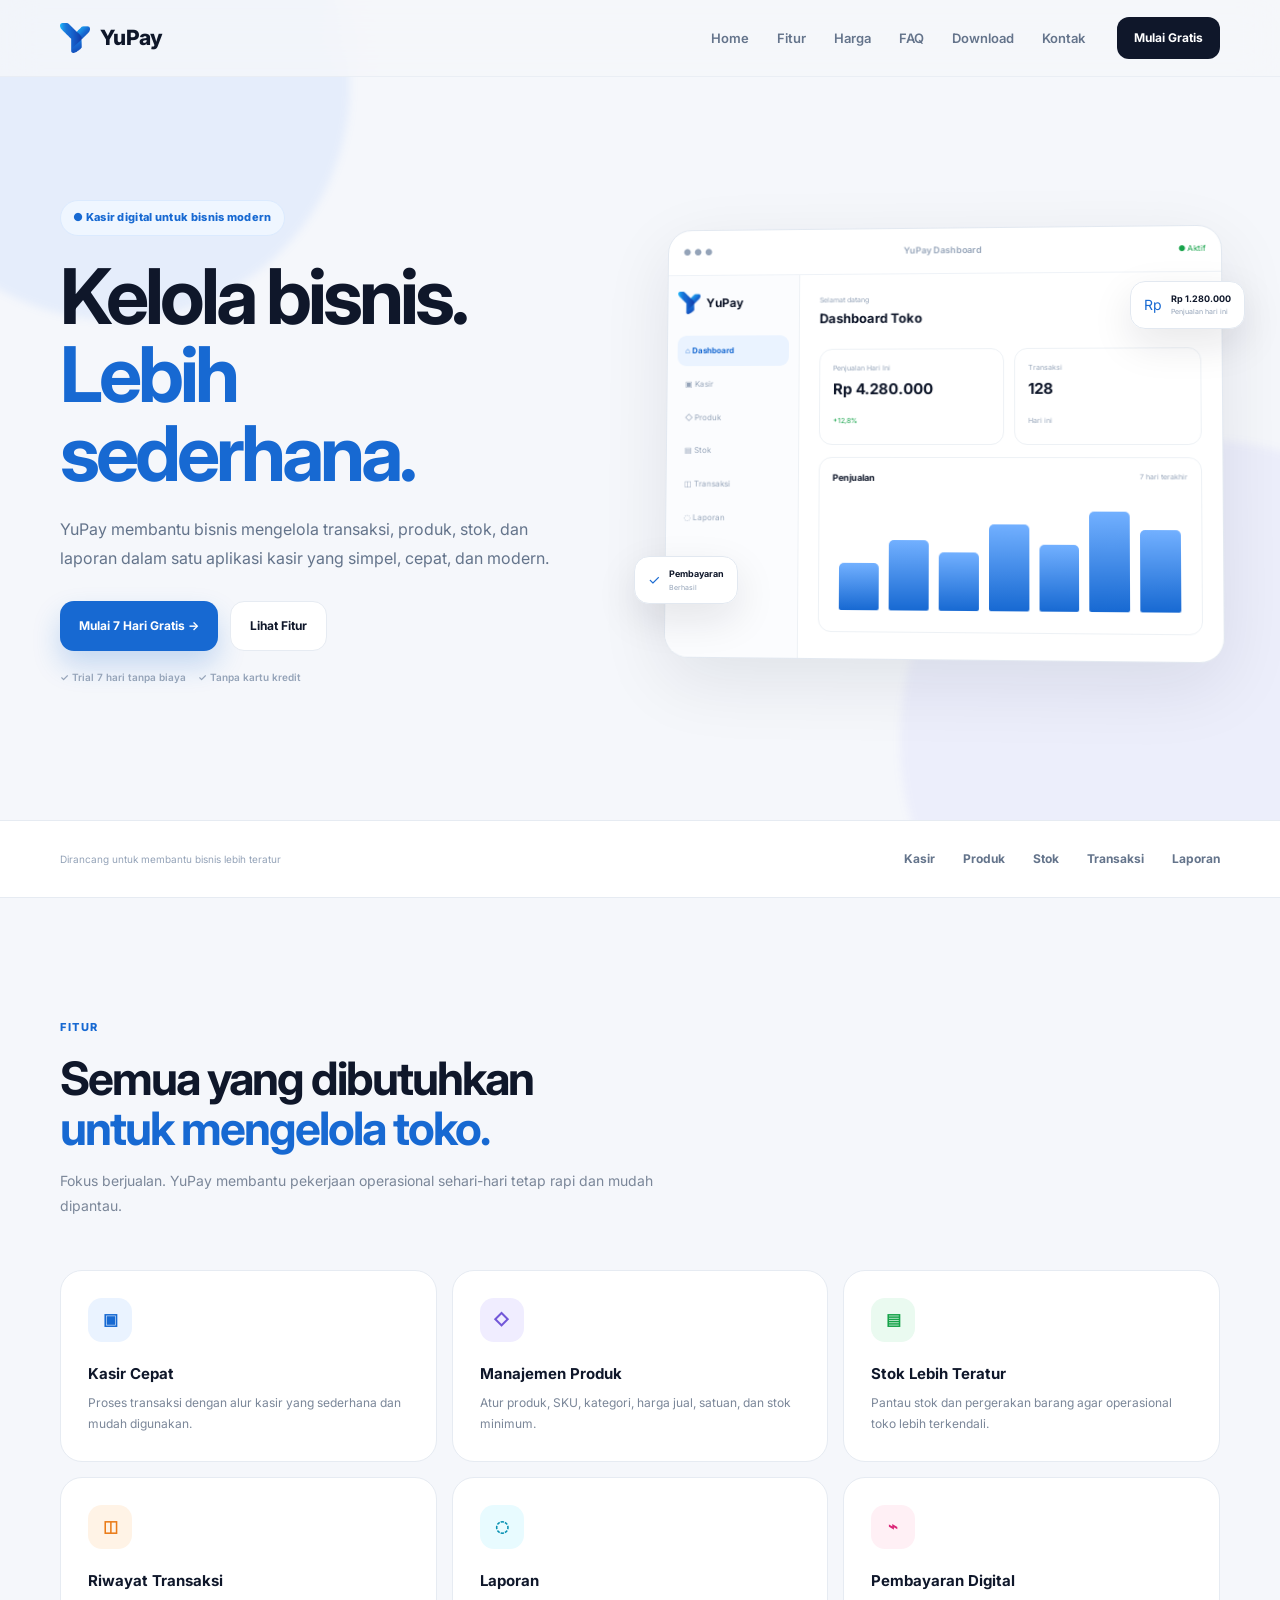
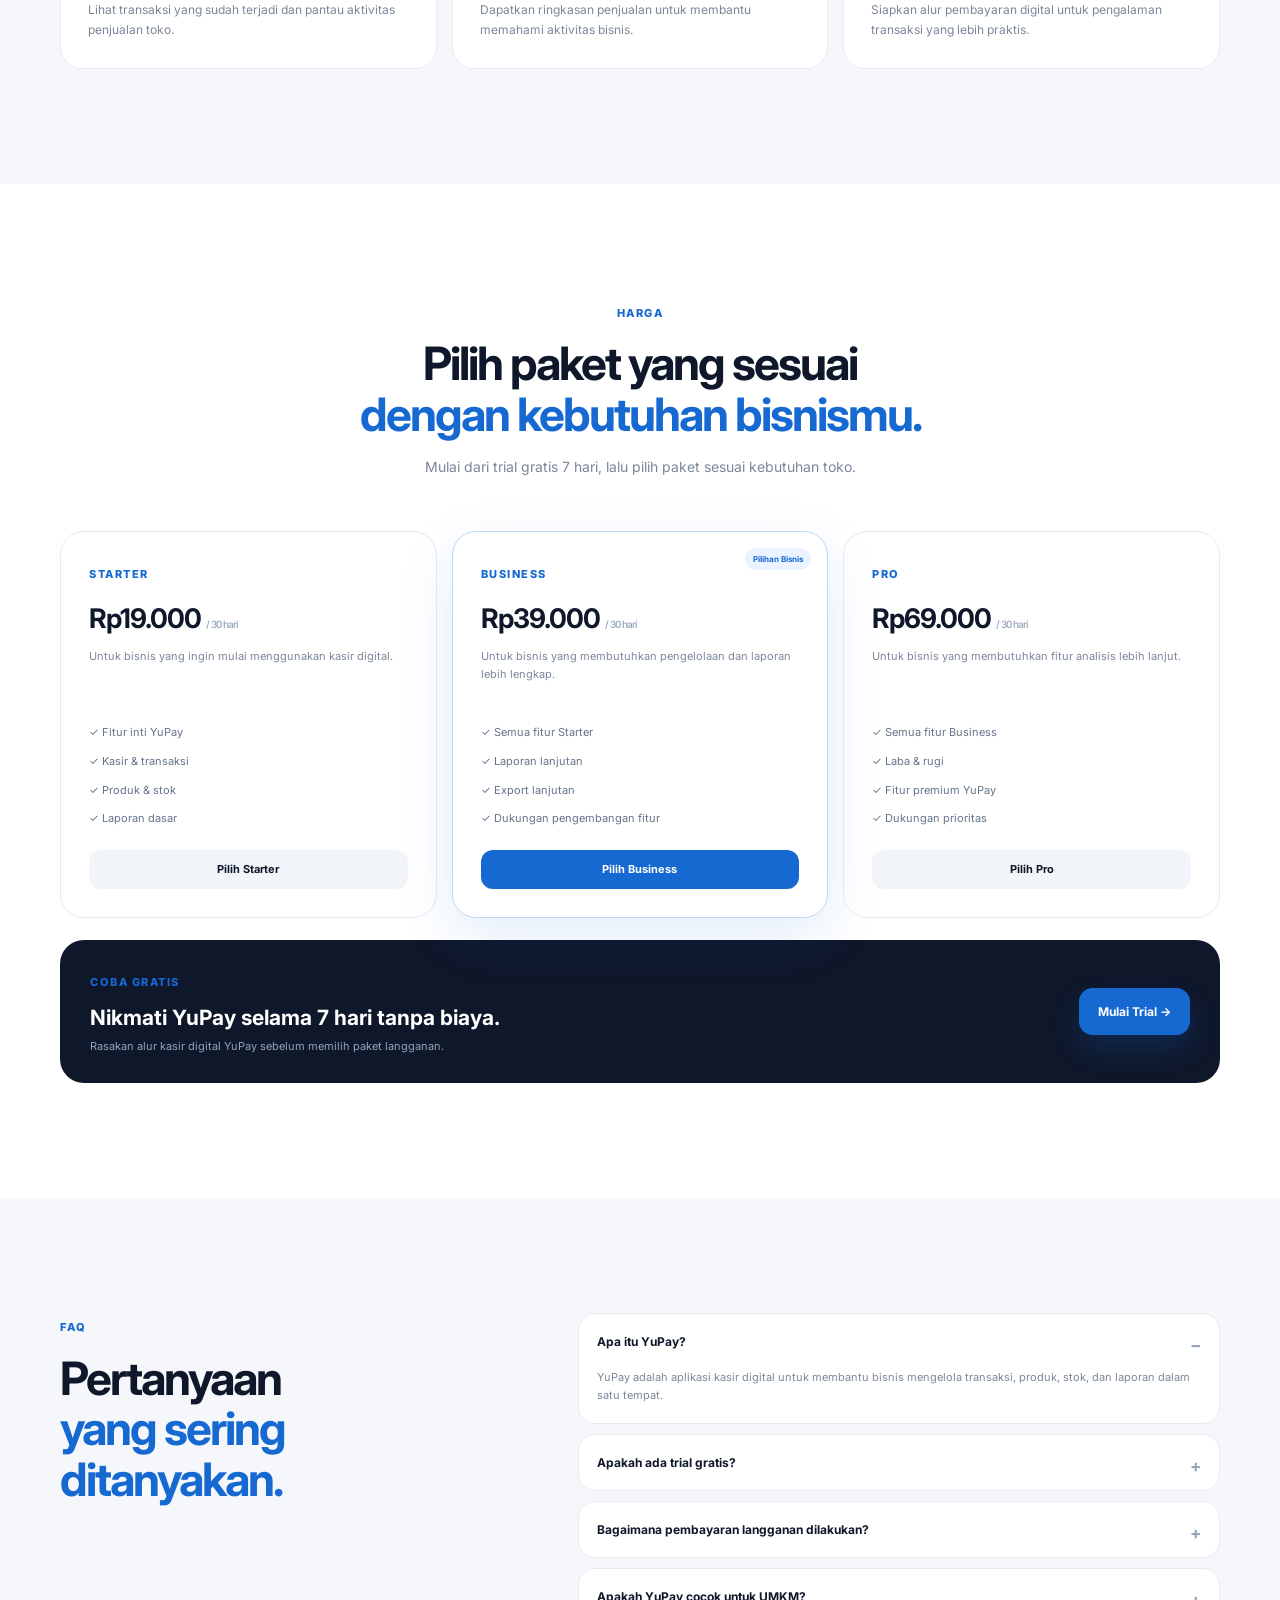
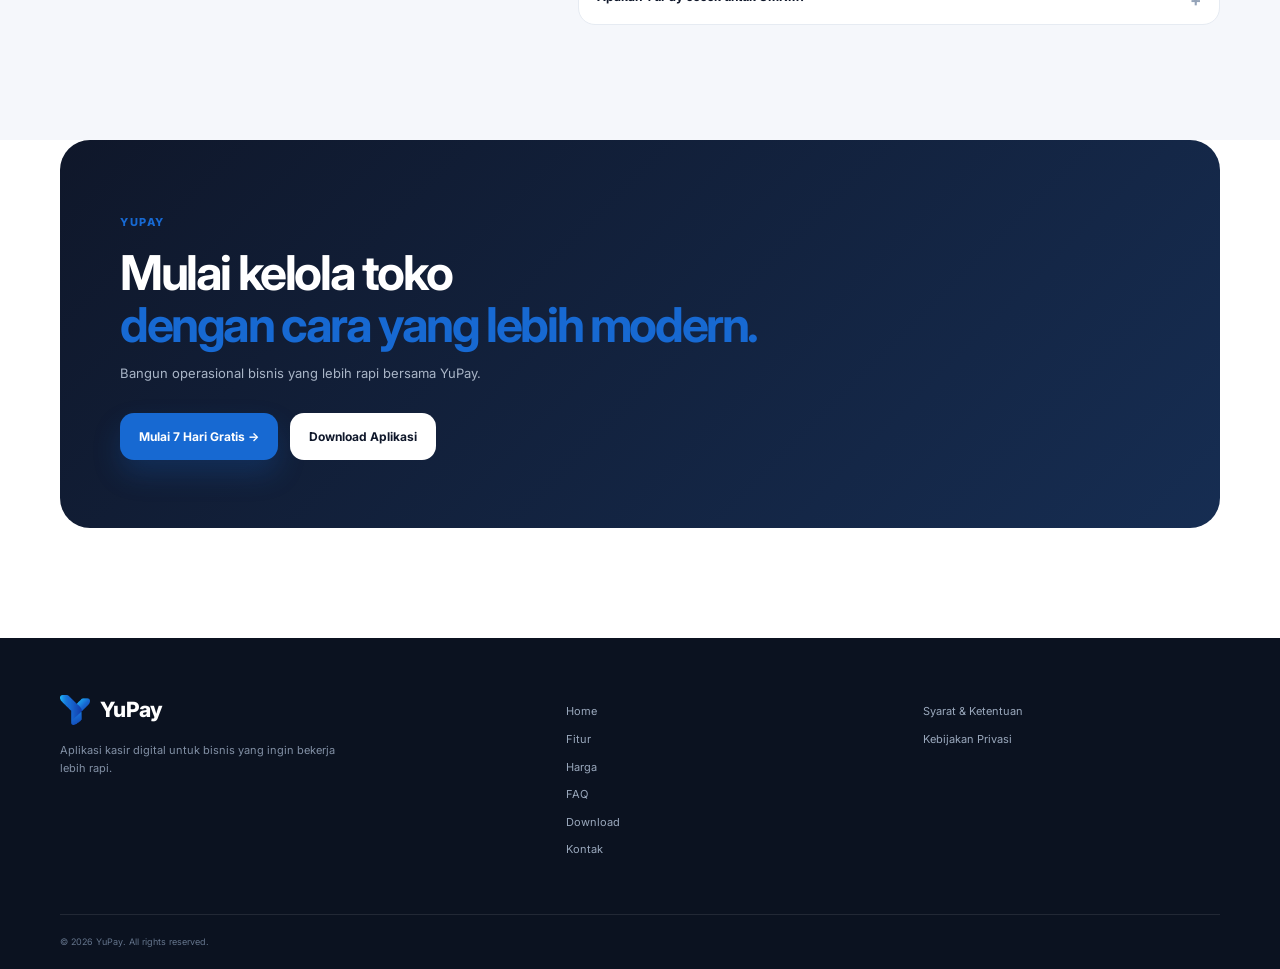
<file: index.html>
<!doctype html>
<html lang="id">

<head>
  <meta charset="UTF-8">
  <meta name="viewport" content="width=device-width, initial-scale=1.0">
  <meta name="description"
    content="YuPay — aplikasi kasir digital untuk membantu bisnis mengelola transaksi, produk, stok, dan laporan.">
  <title>YuPay — Kasir Digital untuk Bisnis</title>
  <link rel="stylesheet" href="style.css">
  <link rel="icon" type="image/svg+xml" href="assets/logo-yupay.png">
</head>

<body>
  <header class="header">
    <nav class="nav container">
      <a class="brand" href="#hero"><img class="logo-img" src="assets/logo-yupay.png" alt="YuPay logo">YuPay</a>
      <div class="nav-links" id="navLinks">
        <a href="#hero">Home</a><a href="#fitur">Fitur</a><a href="#harga">Harga</a><a href="#faq">FAQ</a><a
          href="download.html">Download</a><a href="kontak.html">Kontak</a>
      </div>
      <a class="nav-btn" href="#harga">Mulai Gratis</a>
      <button class="menu" id="menu" aria-label="Menu">☰</button>
    </nav>
  </header>

  <main>
    <section class="hero" id="hero">
      <div class="glow g1"></div>
      <div class="glow g2"></div>
      <div class="container hero-grid">
        <div class="hero-copy reveal">
          <div class="eyebrow">● Kasir digital untuk bisnis modern</div>
          <h1>Kelola bisnis.<br><span>Lebih sederhana.</span></h1>
          <p>YuPay membantu bisnis mengelola transaksi, produk, stok, dan laporan dalam satu aplikasi kasir yang simpel,
            cepat, dan modern.</p>
          <div class="actions">
            <a class="btn primary" href="#harga">Mulai 7 Hari Gratis →</a>
            <a class="btn secondary" href="#fitur">Lihat Fitur</a>
          </div>
          <div class="note">✓ Trial 7 hari tanpa biaya &nbsp;&nbsp; ✓ Tanpa kartu kredit</div>
        </div>

        <div class="preview reveal">
          <div class="window">
            <div class="window-top"><span>● ● ●</span><b>YuPay Dashboard</b><em>● Aktif</em></div>
            <div class="mock">
              <aside>
                <strong><img class="mock-logo-img" src="assets/logo-yupay.png" alt="YuPay logo"> YuPay</strong>
                <a class="active">⌂ Dashboard</a><a>▣ Kasir</a><a>◇ Produk</a><a>▤ Stok</a><a>◫ Transaksi</a><a>◌
                  Laporan</a>
              </aside>
              <div class="mock-main">
                <div class="mock-head">
                  <div><small>Selamat datang</small><b>Dashboard Toko</b></div><span>A</span>
                </div>
                <div class="stats">
                  <div><small>Penjualan Hari Ini</small><b>Rp 4.280.000</b><i>+12,8%</i></div>
                  <div><small>Transaksi</small><b>128</b><i>Hari ini</i></div>
                </div>
                <div class="chart">
                  <div><b>Penjualan</b><small>7 hari terakhir</small></div>
                  <section><i style="height:42%"></i><i style="height:62%"></i><i style="height:51%"></i><i
                      style="height:76%"></i><i style="height:58%"></i><i style="height:88%"></i><i
                      style="height:72%"></i></section>
                </div>
              </div>
            </div>
          </div>
          <div class="float-card f1">✓ <span><b>Pembayaran</b><small>Berhasil</small></span></div>
          <div class="float-card f2">Rp <span><b>Rp 1.280.000</b><small>Penjualan hari ini</small></span></div>
        </div>
      </div>
    </section>

    <section class="strip">
      <div class="container strip-inner"><span>Dirancang untuk membantu bisnis lebih teratur</span>
        <div><b>Kasir</b><b>Produk</b><b>Stok</b><b>Transaksi</b><b>Laporan</b></div>
      </div>
    </section>

    <section class="section" id="fitur">
      <div class="container">
        <div class="heading reveal"><label>FITUR</label>
          <h2>Semua yang dibutuhkan<br><span>untuk mengelola toko.</span></h2>
          <p>Fokus berjualan. YuPay membantu pekerjaan operasional sehari-hari tetap rapi dan mudah dipantau.</p>
        </div>
        <div class="features">
          <article class="card reveal">
            <div class="icon blue">▣</div>
            <h3>Kasir Cepat</h3>
            <p>Proses transaksi dengan alur kasir yang sederhana dan mudah digunakan.</p>
          </article>
          <article class="card reveal">
            <div class="icon violet">◇</div>
            <h3>Manajemen Produk</h3>
            <p>Atur produk, SKU, kategori, harga jual, satuan, dan stok minimum.</p>
          </article>
          <article class="card reveal">
            <div class="icon green">▤</div>
            <h3>Stok Lebih Teratur</h3>
            <p>Pantau stok dan pergerakan barang agar operasional toko lebih terkendali.</p>
          </article>
          <article class="card reveal">
            <div class="icon orange">◫</div>
            <h3>Riwayat Transaksi</h3>
            <p>Lihat transaksi yang sudah terjadi dan pantau aktivitas penjualan toko.</p>
          </article>
          <article class="card reveal">
            <div class="icon cyan">◌</div>
            <h3>Laporan</h3>
            <p>Dapatkan ringkasan penjualan untuk membantu memahami aktivitas bisnis.</p>
          </article>
          <article class="card reveal">
            <div class="icon pink">⌁</div>
            <h3>Pembayaran Digital</h3>
            <p>Siapkan alur pembayaran digital untuk pengalaman transaksi yang lebih praktis.</p>
          </article>
        </div>
      </div>
    </section>

    <section class="section pricing" id="harga">
      <div class="container">
        <div class="heading center reveal"><label>HARGA</label>
          <h2>Pilih paket yang sesuai<br><span>dengan kebutuhan bisnismu.</span></h2>
          <p>Mulai dari trial gratis 7 hari, lalu pilih paket sesuai kebutuhan toko.</p>
        </div>
        <div class="prices">
          <article class="price reveal"><label>Starter</label>
            <h3>Rp19.000 <small>/ 30 hari</small></h3>
            <p>Untuk bisnis yang ingin mulai menggunakan kasir digital.</p>
            <ul>
              <li>✓ Fitur inti YuPay</li>
              <li>✓ Kasir & transaksi</li>
              <li>✓ Produk & stok</li>
              <li>✓ Laporan dasar</li>
            </ul><a href="#kontak">Pilih Starter</a>
          </article>
          <article class="price featured reveal"><b class="popular">Pilihan Bisnis</b><label>Business</label>
            <h3>Rp39.000 <small>/ 30 hari</small></h3>
            <p>Untuk bisnis yang membutuhkan pengelolaan dan laporan lebih lengkap.</p>
            <ul>
              <li>✓ Semua fitur Starter</li>
              <li>✓ Laporan lanjutan</li>
              <li>✓ Export lanjutan</li>
              <li>✓ Dukungan pengembangan fitur</li>
            </ul><a href="#kontak">Pilih Business</a>
          </article>
          <article class="price reveal"><label>Pro</label>
            <h3>Rp69.000 <small>/ 30 hari</small></h3>
            <p>Untuk bisnis yang membutuhkan fitur analisis lebih lanjut.</p>
            <ul>
              <li>✓ Semua fitur Business</li>
              <li>✓ Laba & rugi</li>
              <li>✓ Fitur premium YuPay</li>
              <li>✓ Dukungan prioritas</li>
            </ul><a href="#kontak">Pilih Pro</a>
          </article>
        </div>
        <div class="trial reveal">
          <div><label>COBA GRATIS</label>
            <h3>Nikmati YuPay selama 7 hari tanpa biaya.</h3>
            <p>Rasakan alur kasir digital YuPay sebelum memilih paket langganan.</p>
          </div><a class="btn primary" href="#kontak">Mulai Trial →</a>
        </div>
      </div>
    </section>

    <section class="section" id="faq">
      <div class="container faq">
        <div class="heading reveal"><label>FAQ</label>
          <h2>Pertanyaan<br><span>yang sering ditanyakan.</span></h2>
        </div>
        <div class="questions reveal">
          <details open>
            <summary>Apa itu YuPay?</summary>
            <p>YuPay adalah aplikasi kasir digital untuk membantu bisnis mengelola transaksi, produk, stok, dan laporan
              dalam satu tempat.</p>
          </details>
          <details>
            <summary>Apakah ada trial gratis?</summary>
            <p>Ya. YuPay menyediakan trial gratis selama 7 hari sebelum memilih paket langganan.</p>
          </details>
          <details>
            <summary>Bagaimana pembayaran langganan dilakukan?</summary>
            <p>Pembayaran langganan diproses melalui payment gateway yang tersedia pada aplikasi YuPay.</p>
          </details>
          <details>
            <summary>Apakah YuPay cocok untuk UMKM?</summary>
            <p>YuPay dirancang untuk membantu bisnis dan toko mengelola aktivitas kasir secara lebih praktis dan
              teratur.</p>
          </details>
        </div>
      </div>
    </section>

    <section class="cta" id="kontak">
      <div class="container">
        <div class="cta-box reveal">
          <label>YUPAY</label>
          <h2>Mulai kelola toko<br><span>dengan cara yang lebih modern.</span></h2>
          <p>Bangun operasional bisnis yang lebih rapi bersama YuPay.</p>
          <div class="actions"><a class="btn primary" href="#harga">Mulai 7 Hari Gratis →</a><a class="btn light"
              href="download.html">Download Aplikasi</a></div>
        </div>
      </div>
    </section>
  </main>

  <footer>
    <div class="container footer-grid">
      <div><a class="brand" href="#hero"><img class="logo-img" src="assets/logo-yupay.png" alt="YuPay logo">YuPay</a>
        <p>Aplikasi kasir digital untuk bisnis yang ingin bekerja lebih rapi.</p>
      </div>
      <div><a href="#hero">Home</a><a href="#fitur">Fitur</a><a href="#harga">Harga</a><a href="#faq">FAQ</a><a
          href="download.html">Download</a><a href="kontak.html">Kontak</a></div>
      <div><a href="syarat-ketentuan.html">Syarat & Ketentuan</a><a href="kebijakan-privasi.html">Kebijakan Privasi</a>
      </div>
    </div>
    <div class="container copyright">© <span id="year"></span> YuPay. All rights reserved.</div>
  </footer>
  <script src="script.js"></script>
</body>

</html>
</file>
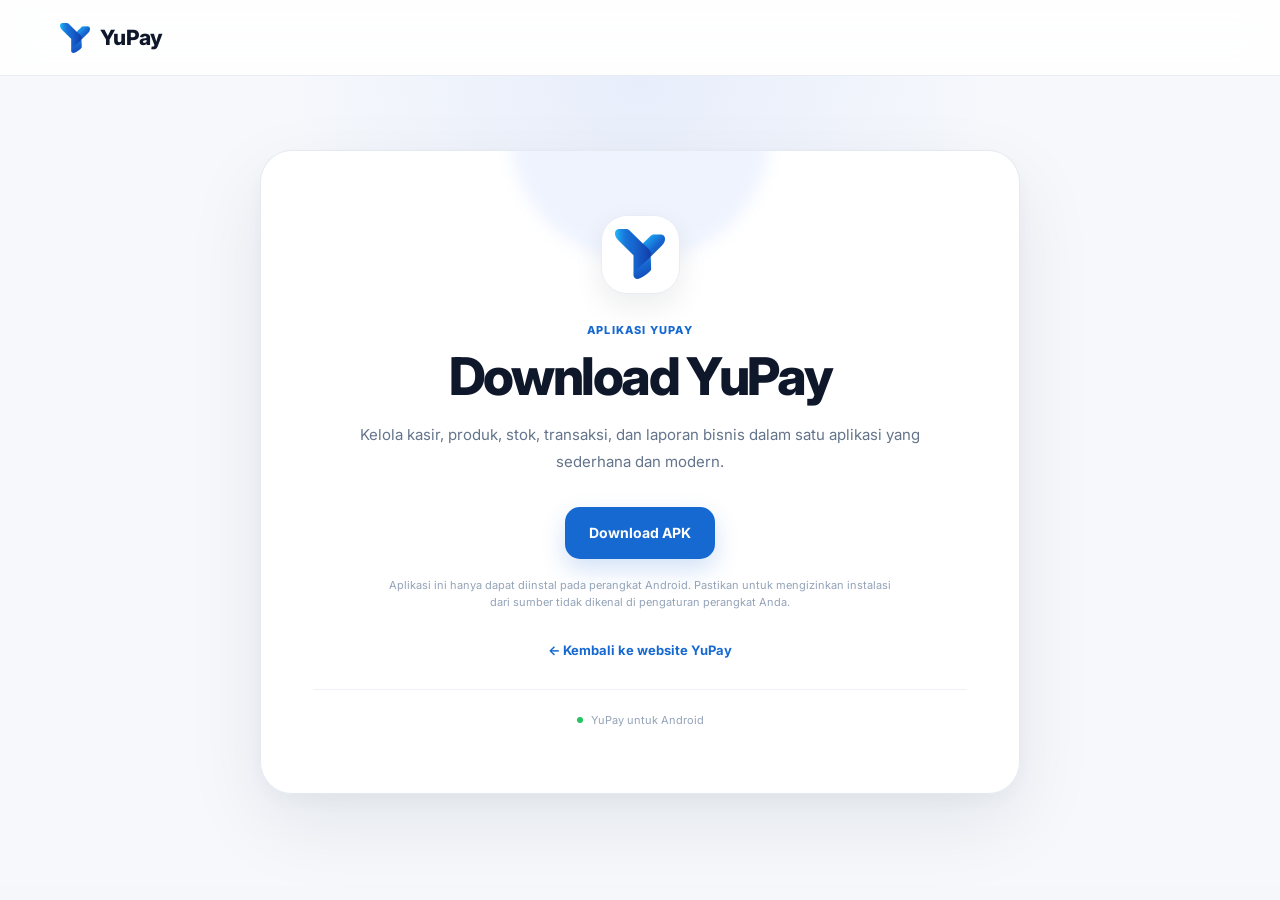
<file: download.html>
<!doctype html>
<html lang="id">

<head>
    <meta charset="utf-8">
    <meta name="viewport" content="width=device-width, initial-scale=1">

    <title>Download Aplikasi — YuPay</title>

    <meta
        name="description"
        content="Download aplikasi YuPay untuk Android dan kelola bisnis Anda dengan lebih mudah."
    >

    <link
        rel="icon"
        href="assets/logo-yupay.png"
        type="image/png"
    >

    <link rel="stylesheet" href="style.css">

    <style>
        /* =========================================================
           DOWNLOAD PAGE
        ========================================================= */

        .download-page {
            min-height: calc(100vh - 90px);

            display: flex;
            align-items: center;
            justify-content: center;

            padding: 72px 20px 90px;

            background:
                radial-gradient(
                    circle at 50% 0%,
                    rgba(37, 99, 235, 0.07),
                    transparent 34%
                ),
                #f6f8fc;
        }

        .download-container {
            width: 100%;
            max-width: 760px;
            margin: 0 auto;
        }

        .download-card {
            position: relative;
            overflow: hidden;

            width: 100%;

            padding: 64px 52px;

            text-align: center;

            background: rgba(255, 255, 255, 0.96);

            border: 1px solid rgba(226, 232, 240, 0.9);

            border-radius: 32px;

            box-shadow:
                0 30px 80px rgba(15, 23, 42, 0.08),
                0 8px 24px rgba(15, 23, 42, 0.04);
        }

        /* =========================================================
           DECORATIVE GLOW
        ========================================================= */

        .download-card::before {
            content: "";

            position: absolute;

            width: 260px;
            height: 260px;

            top: -150px;
            left: 50%;

            transform: translateX(-50%);

            background: rgba(37, 99, 235, 0.08);

            border-radius: 50%;

            filter: blur(8px);

            pointer-events: none;
        }

        .download-content {
            position: relative;
            z-index: 1;
        }

        /* =========================================================
           LOGO
        ========================================================= */

        .download-logo-wrap {
            width: 79px;
            height: 79px;

            display: flex;
            align-items: center;
            justify-content: center;

            margin: 0 auto 22px;

            background: #ffffff;

            border: 1px solid #e8edf5;

            border-radius: 26px;

            box-shadow:
                0 12px 30px rgba(15, 23, 42, 0.08);
        }

        .download-logo {
            width: 50px;
            height: 50px;

            object-fit: contain;

            display: block;
        }

        /* =========================================================
           EYEBROW
        ========================================================= */

        .download-eyebrow {
            display: inline-flex;

            align-items: center;
            justify-content: center;

            margin-bottom: 14px;

            font-size: 11px;
            line-height: 1;

            font-weight: 800;

            letter-spacing: 1.2px;

            color: #1769d2;
        }

        /* =========================================================
           TITLE
        ========================================================= */

        .download-card h1 {
            margin: 0;

            color: #0f172a;

            font-size: clamp(38px, 6vw, 52px);

            line-height: 1.05;

            font-weight: 800;

            letter-spacing: -2.4px;
        }

        /* =========================================================
           DESCRIPTION
        ========================================================= */

        .download-description {
            max-width: 560px;

            margin: 18px auto 0;

            color: #64748b;

            font-size: 15px;

            line-height: 1.75;
        }

        /* =========================================================
           DOWNLOAD ACTION
        ========================================================= */

        .download-actions {
            display: flex;

            justify-content: center;

            margin-top: 32px;
        }

        .download-button {
            display: inline-flex;

            align-items: center;
            justify-content: center;

            gap: 10px;

            min-height: 52px;

            padding: 0 24px;

            border-radius: 15px;

            background: #1769d2;

            color: #ffffff;

            text-decoration: none;

            font-size: 14px;

            font-weight: 700;

            box-shadow:
                0 10px 24px rgba(23, 105, 210, 0.20);

            transition:
                transform 0.2s ease,
                box-shadow 0.2s ease,
                background 0.2s ease;
        }

        .download-button:hover {
            background: #145dbd;

            transform: translateY(-2px);

            box-shadow:
                0 14px 30px rgba(23, 105, 210, 0.25);
        }

        .download-button:active {
            transform: translateY(0);
        }

        .download-button-icon {
            font-size: 17px;
            line-height: 1;
        }

        /* =========================================================
           NOTE
        ========================================================= */

        .download-note {
            max-width: 520px;

            margin: 18px auto 0 !important;

            color: #94a3b8 !important;

            font-size: 11px !important;

            line-height: 1.6 !important;
        }

        /* =========================================================
           BACK LINK
        ========================================================= */

        .download-back {
            display: inline-flex;

            align-items: center;
            justify-content: center;

            margin-top: 28px;

            color: #1769d2;

            font-size: 13px;

            font-weight: 700;

            text-decoration: none;

            transition:
                opacity 0.2s ease,
                transform 0.2s ease;
        }

        .download-back:hover {
            opacity: 0.75;

            transform: translateX(-2px);
        }

        /* =========================================================
           INFO
        ========================================================= */

        .download-info {
            display: flex;

            align-items: center;
            justify-content: center;

            gap: 8px;

            margin-top: 26px;

            padding-top: 22px;

            border-top: 1px solid #eef2f7;

            color: #94a3b8;

            font-size: 11px;
        }

        .download-info-dot {
            width: 6px;
            height: 6px;

            flex-shrink: 0;

            border-radius: 50%;

            background: #22c55e;
        }

        /* =========================================================
           NAVBAR
        ========================================================= */

        .download-nav {
            background: rgba(255, 255, 255, 0.88);

            border-bottom: 1px solid rgba(226, 232, 240, 0.8);

            backdrop-filter: blur(18px);

            -webkit-backdrop-filter: blur(18px);
        }

        /* =========================================================
           MOBILE
        ========================================================= */

        @media (max-width: 680px) {

            .download-page {
                min-height: calc(100vh - 72px);

                padding: 42px 14px 60px;

                align-items: flex-start;
            }

            .download-container {
                padding-top: 8px;
            }

            .download-card {
                padding: 44px 22px 38px;

                border-radius: 26px;
            }

            .download-logo-wrap {
                width: 82px;
                height: 82px;

                margin-bottom: 20px;

                border-radius: 23px;
            }

            .download-logo {
                width: 68px;
                height: 68px;
            }

            .download-eyebrow {
                margin-bottom: 12px;

                font-size: 10px;

                letter-spacing: 1px;
            }

            .download-card h1 {
                font-size: 37px;

                letter-spacing: -1.8px;
            }

            .download-description {
                margin-top: 16px;

                font-size: 14px;

                line-height: 1.7;
            }

            .download-actions {
                margin-top: 28px;
            }

            .download-button {
                width: 100%;

                min-height: 52px;
            }

            .download-note {
                padding: 0 8px;
            }

            .download-info {
                flex-wrap: wrap;

                margin-top: 24px;

                padding-top: 20px;
            }
        }

        /* =========================================================
           SMALL PHONE
        ========================================================= */

        @media (max-width: 390px) {

            .download-page {
                padding-left: 12px;
                padding-right: 12px;
            }

            .download-card {
                padding: 38px 18px 34px;
            }

            .download-logo-wrap {
                width: 76px;
                height: 76px;
            }

            .download-logo {
                width: 62px;
                height: 62px;
            }

            .download-card h1 {
                font-size: 34px;
            }

            .download-description {
                font-size: 13px;
            }
        }

        /* =========================================================
           REDUCE MOTION
        ========================================================= */

        @media (prefers-reduced-motion: reduce) {

            .download-button,
            .download-back {
                transition: none;
            }
        }
    </style>
</head>


<body>

    <!-- =========================================================
         NAVBAR
    ========================================================= -->

    <header class="nav download-nav">

        <div class="container nav-inner">

            <a class="brand" href="index.html">

                <img
                    class="logo-img"
                    src="assets/logo-yupay.png"
                    alt="YuPay logo"
                >

                YuPay

            </a>

            

        </div>

    </header>


    <!-- =========================================================
         DOWNLOAD
    ========================================================= -->

    <main class="download-page">

        <div class="download-container">

            <section class="download-card">

                <div class="download-content">

                    <!-- LOGO -->

                    <div class="download-logo-wrap">

                        <img
                            class="download-logo"
                            src="assets/logo-yupay.png"
                            alt="Logo YuPay"
                        >

                    </div>


                    <!-- EYEBROW -->

                    <div class="download-eyebrow">
                        APLIKASI YUPAY
                    </div>


                    <!-- TITLE -->

                    <h1>
                        Download YuPay
                    </h1>


                    <!-- DESCRIPTION -->

                    <p class="download-description">
                        Kelola kasir, produk, stok, transaksi, dan laporan
                        bisnis dalam satu aplikasi yang sederhana dan modern.
                    </p>


                    <!-- DOWNLOAD BUTTON -->

                    <div class="download-actions">

                        

<a
  class="download-button"
  href="https://github.com/wahyuuuourzx/Web-YuPay/releases/download/v.0.1/YuPay.apk"
  download="YuPay.apk"
>
  Download APK
</a>



                    </div>


                    <!-- NOTE -->

                    <p class="download-note">
                        Aplikasi ini hanya dapat diinstal pada perangkat Android. Pastikan untuk mengizinkan instalasi dari sumber tidak dikenal di pengaturan perangkat Anda.
                    </p>


                    <!-- BACK -->

                    <a
                        class="download-back"
                        href="index.html"
                    >
                        ← Kembali ke website YuPay
                    </a>


                    <!-- INFO -->

                    <div class="download-info">

                        <span class="download-info-dot"></span>

                        <span>
                            YuPay untuk Android
                        </span>

                    </div>

                </div>

            </section>

        </div>

    </main>

</body>

</html>
</file>
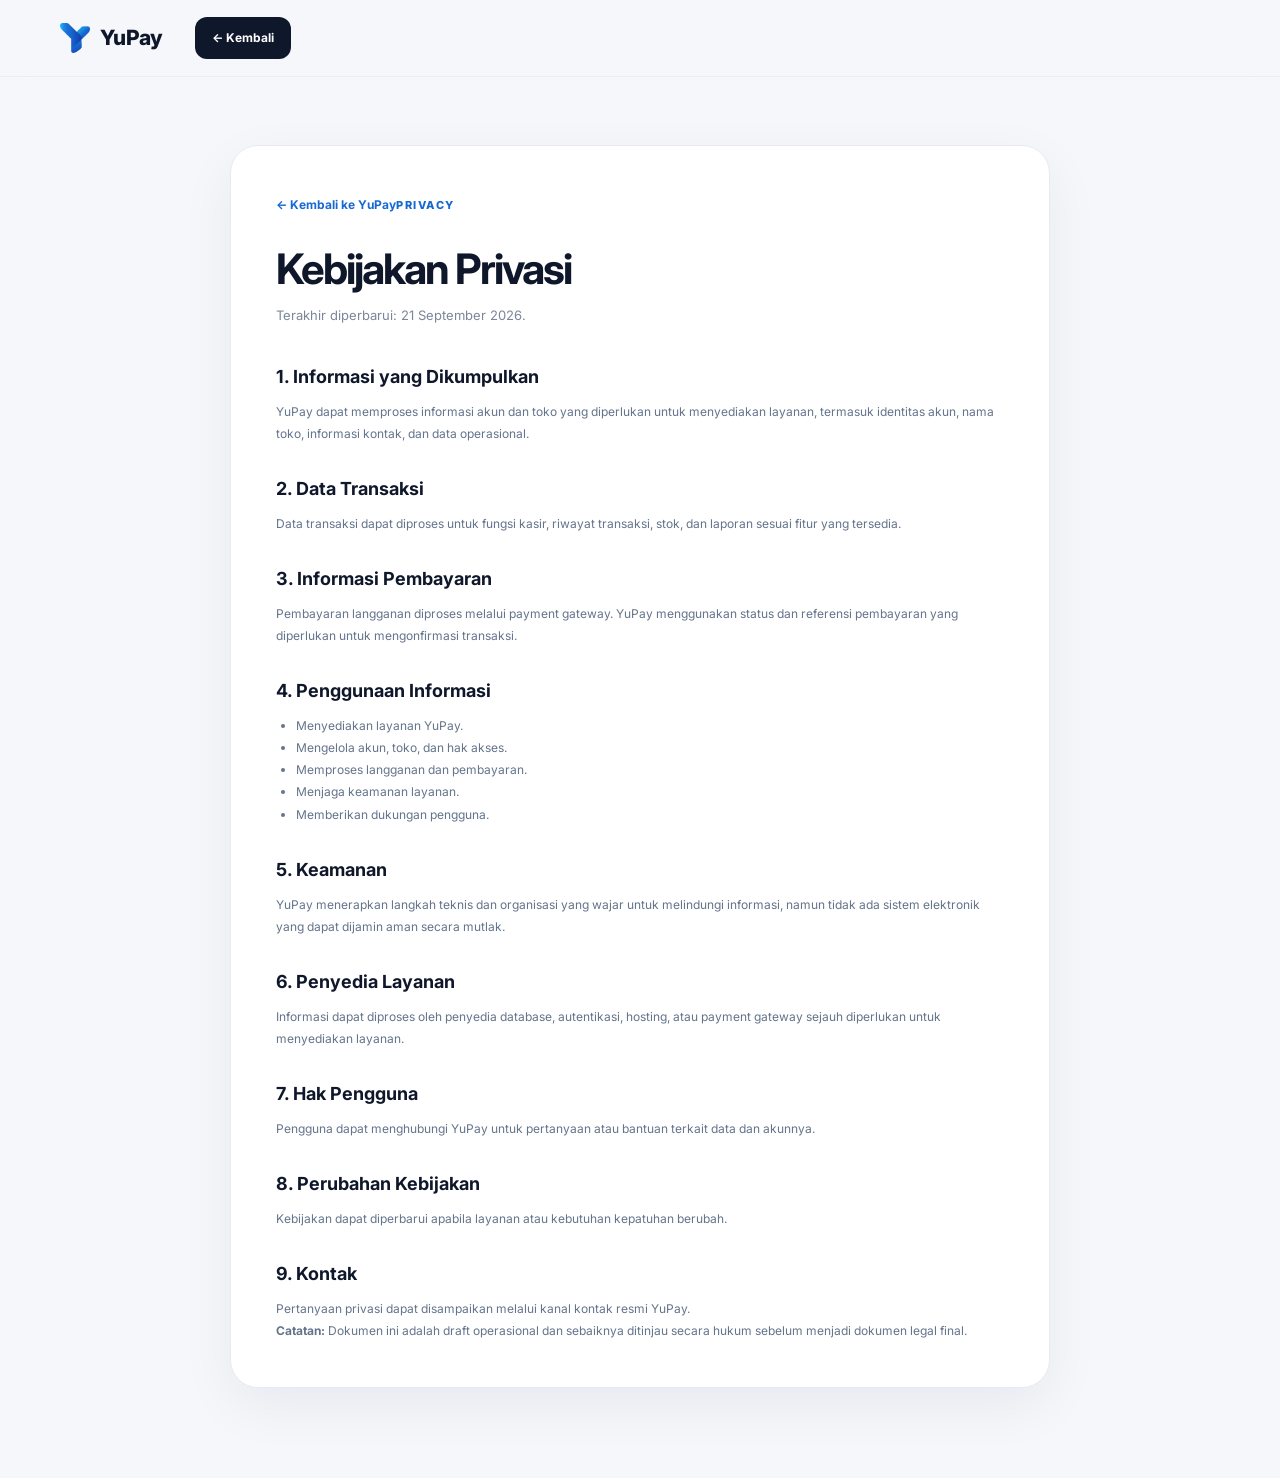
<file: kebijakan-privasi.html>
<!doctype html>
<html lang="id">

<head>
    <meta charset="UTF-8">
    <meta name="viewport" content="width=device-width,initial-scale=1.0">
    <title>Kebijakan Privasi — YuPay</title>
    <link rel="stylesheet" href="style.css">
    <link rel="icon" type="image/svg+xml" href="assets/logo-yupay.png">
    <style>
        .legal-page {
            padding: 145px 0 90px
        }

        .legal-wrap {
            max-width: 820px;
            margin: auto;
            background: #fff;
            border: 1px solid #e6ebf2;
            border-radius: 28px;
            padding: 45px;
            box-shadow: 0 18px 55px rgba(15, 23, 42, .06)
        }

        .legal-wrap h1 {
            font-size: 42px;
            line-height: 1.1;
            letter-spacing: -2px;
            margin: 12px 0
        }

        .legal-wrap .intro {
            color: #7b8799;
            font-size: 13px;
            line-height: 1.8;
            margin-bottom: 35px
        }

        .legal-wrap h2 {
            font-size: 18px;
            margin: 30px 0 9px
        }

        .legal-wrap p,
        .legal-wrap li {
            font-size: 12px;
            color: #64748b;
            line-height: 1.85
        }

        .legal-wrap ul {
            padding-left: 20px
        }

        .back {
            display: inline-flex;
            margin-bottom: 20px;
            color: #1769d2;
            font-size: 12px;
            font-weight: 700
        }

        @media(max-width:680px) {
            .legal-page {
                padding: 110px 0 50px
            }

            .legal-wrap {
                padding: 26px 21px;
                border-radius: 22px
            }

            .legal-wrap h1 {
                font-size: 34px
            }
        }
    </style>
</head>

<body>
    <header class="header">
        <nav class="nav container"><a class="brand" href="index.html"><img class="logo-img" src="assets/logo-yupay.png"
                    alt="YuPay logo">YuPay</a><a class="nav-btn" href="index.html">← Kembali</a></nav>
    </header>
    <main class="legal-page">
        <div class="container">
            <article class="legal-wrap">
                <a class="back" href="index.html">← Kembali ke YuPay</a><label>PRIVACY</label>
                <h1>Kebijakan Privasi</h1>
                <p class="intro">Terakhir diperbarui: 21 September 2026.</p>
                <h2>1. Informasi yang Dikumpulkan</h2>
                <p>YuPay dapat memproses informasi akun dan toko yang diperlukan untuk menyediakan layanan, termasuk
                    identitas akun, nama toko, informasi kontak, dan data operasional.</p>
                <h2>2. Data Transaksi</h2>
                <p>Data transaksi dapat diproses untuk fungsi kasir, riwayat transaksi, stok, dan laporan sesuai fitur
                    yang tersedia.</p>
                <h2>3. Informasi Pembayaran</h2>
                <p>Pembayaran langganan diproses melalui payment gateway. YuPay menggunakan status dan referensi
                    pembayaran yang diperlukan untuk mengonfirmasi transaksi.</p>
                <h2>4. Penggunaan Informasi</h2>
                <ul>
                    <li>Menyediakan layanan YuPay.</li>
                    <li>Mengelola akun, toko, dan hak akses.</li>
                    <li>Memproses langganan dan pembayaran.</li>
                    <li>Menjaga keamanan layanan.</li>
                    <li>Memberikan dukungan pengguna.</li>
                </ul>
                <h2>5. Keamanan</h2>
                <p>YuPay menerapkan langkah teknis dan organisasi yang wajar untuk melindungi informasi, namun tidak ada
                    sistem elektronik yang dapat dijamin aman secara mutlak.</p>
                <h2>6. Penyedia Layanan</h2>
                <p>Informasi dapat diproses oleh penyedia database, autentikasi, hosting, atau payment gateway sejauh
                    diperlukan untuk menyediakan layanan.</p>
                <h2>7. Hak Pengguna</h2>
                <p>Pengguna dapat menghubungi YuPay untuk pertanyaan atau bantuan terkait data dan akunnya.</p>
                <h2>8. Perubahan Kebijakan</h2>
                <p>Kebijakan dapat diperbarui apabila layanan atau kebutuhan kepatuhan berubah.</p>
                <h2>9. Kontak</h2>
                <p>Pertanyaan privasi dapat disampaikan melalui kanal kontak resmi YuPay.</p>
                <p><strong>Catatan:</strong> Dokumen ini adalah draft operasional dan sebaiknya ditinjau secara hukum
                    sebelum menjadi dokumen legal final.</p>

            </article>
        </div>
    </main>
</body>

</html>
</file>
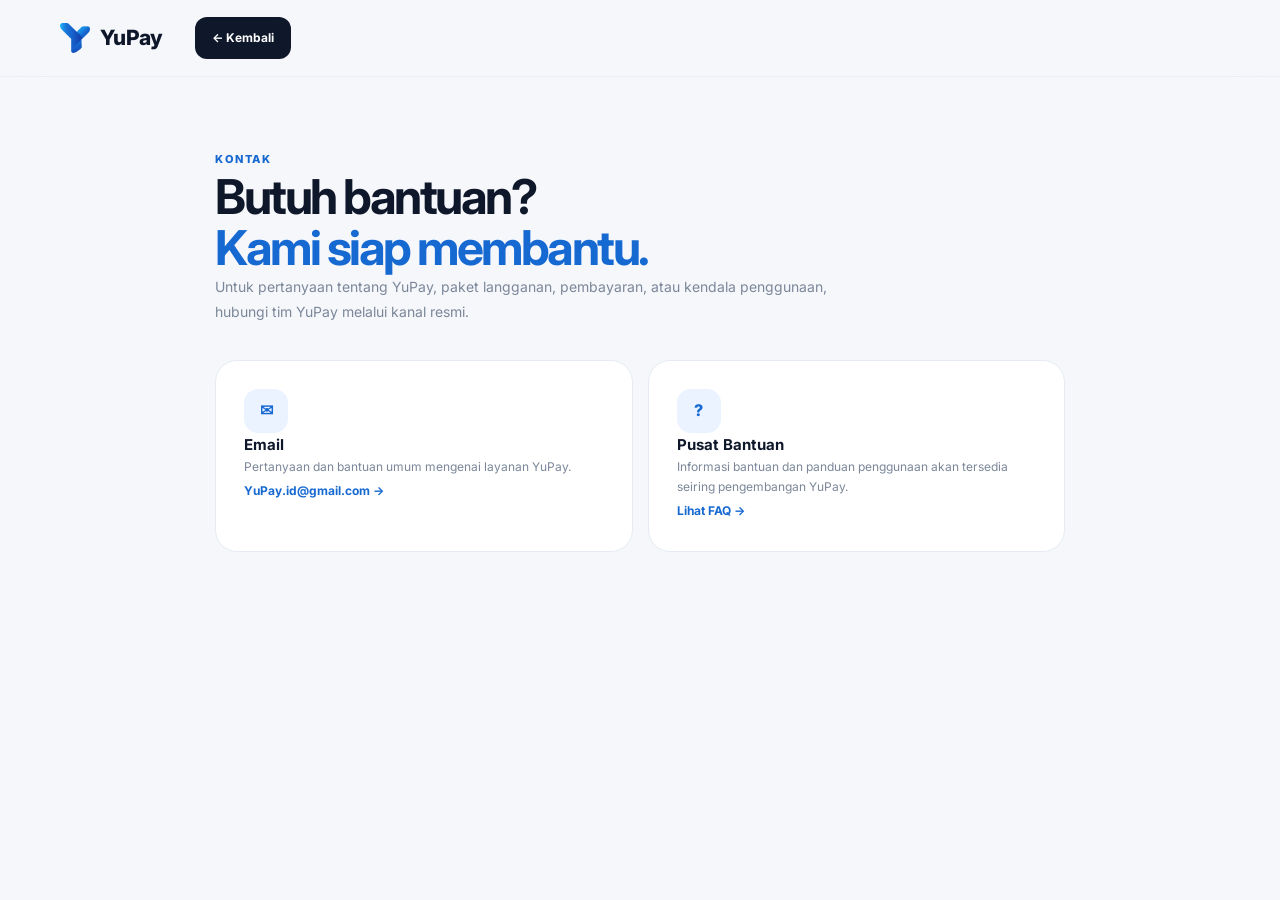
<file: kontak.html>
<!doctype html>
<html lang="id">

<head>
    <meta charset="UTF-8">
    <meta name="viewport" content="width=device-width,initial-scale=1.0">
    <title>Kontak — YuPay</title>
    <link rel="stylesheet" href="style.css">
    <link rel="icon" type="image/svg+xml" href="assets/logo-yupay.png">
    <style>
        .contact-page {
            padding: 145px 0 90px
        }

        .contact-wrap {
            max-width: 850px;
            margin: auto
        }

        .contact-wrap h1 {
            font-size: 48px;
            line-height: 1.08;
            letter-spacing: -2.5px
        }

        .contact-wrap>p {
            max-width: 620px;
            color: #7b8799;
            font-size: 14px;
            line-height: 1.8
        }

        .contact-grid {
            display: grid;
            grid-template-columns: 1fr 1fr;
            gap: 15px;
            margin-top: 35px
        }

        .contact-card {
            background: #fff;
            border: 1px solid #e6ebf2;
            border-radius: 22px;
            padding: 28px
        }

        .contact-card span {
            display: grid;
            place-items: center;
            width: 44px;
            height: 44px;
            border-radius: 14px;
            background: #eaf3ff;
            color: #1769d2;
            font-weight: 800
        }

        .contact-card h2 {
            font-size: 15px
        }

        .contact-card p {
            font-size: 12px;
            color: #7b8799;
            line-height: 1.7
        }

        .contact-card a {
            color: #1769d2;
            font-size: 12px;
            font-weight: 700
        }

        @media(max-width:680px) {
            .contact-page {
                padding: 110px 0 60px
            }

            .contact-wrap h1 {
                font-size: 38px
            }

            .contact-grid {
                grid-template-columns: 1fr
            }
        }
    </style>
</head>

<body>
    <header class="header">
        <nav class="nav container"><a class="brand" href="index.html"><img class="logo-img" src="assets/logo-yupay.png"
                    alt="YuPay logo">YuPay</a><a class="nav-btn" href="index.html">← Kembali</a></nav>
    </header>
    <main class="contact-page">
        <div class="container contact-wrap"><label>KONTAK</label>
            <h1>Butuh bantuan?<br><span style="color:#1769d2">Kami siap membantu.</span></h1>
            <p>Untuk pertanyaan tentang YuPay, paket langganan, pembayaran, atau kendala penggunaan, hubungi tim YuPay
                melalui kanal resmi.</p>
            <div class="contact-grid">
                <article class="contact-card"><span>✉</span>
                    <h2>Email</h2>
                    <p>Pertanyaan dan bantuan umum mengenai layanan YuPay.</p><a
                        href="mailto:YuPay.id@gmail.com">YuPay.id@gmail.com →</a>
                </article>
                <article class="contact-card"><span>?</span>
                    <h2>Pusat Bantuan</h2>
                    <p>Informasi bantuan dan panduan penggunaan akan tersedia seiring pengembangan YuPay.</p><a
                        href="index.html#faq">Lihat FAQ →</a>
                </article>
            </div>
        </div>
    </main>
</body>

</html>
</file>
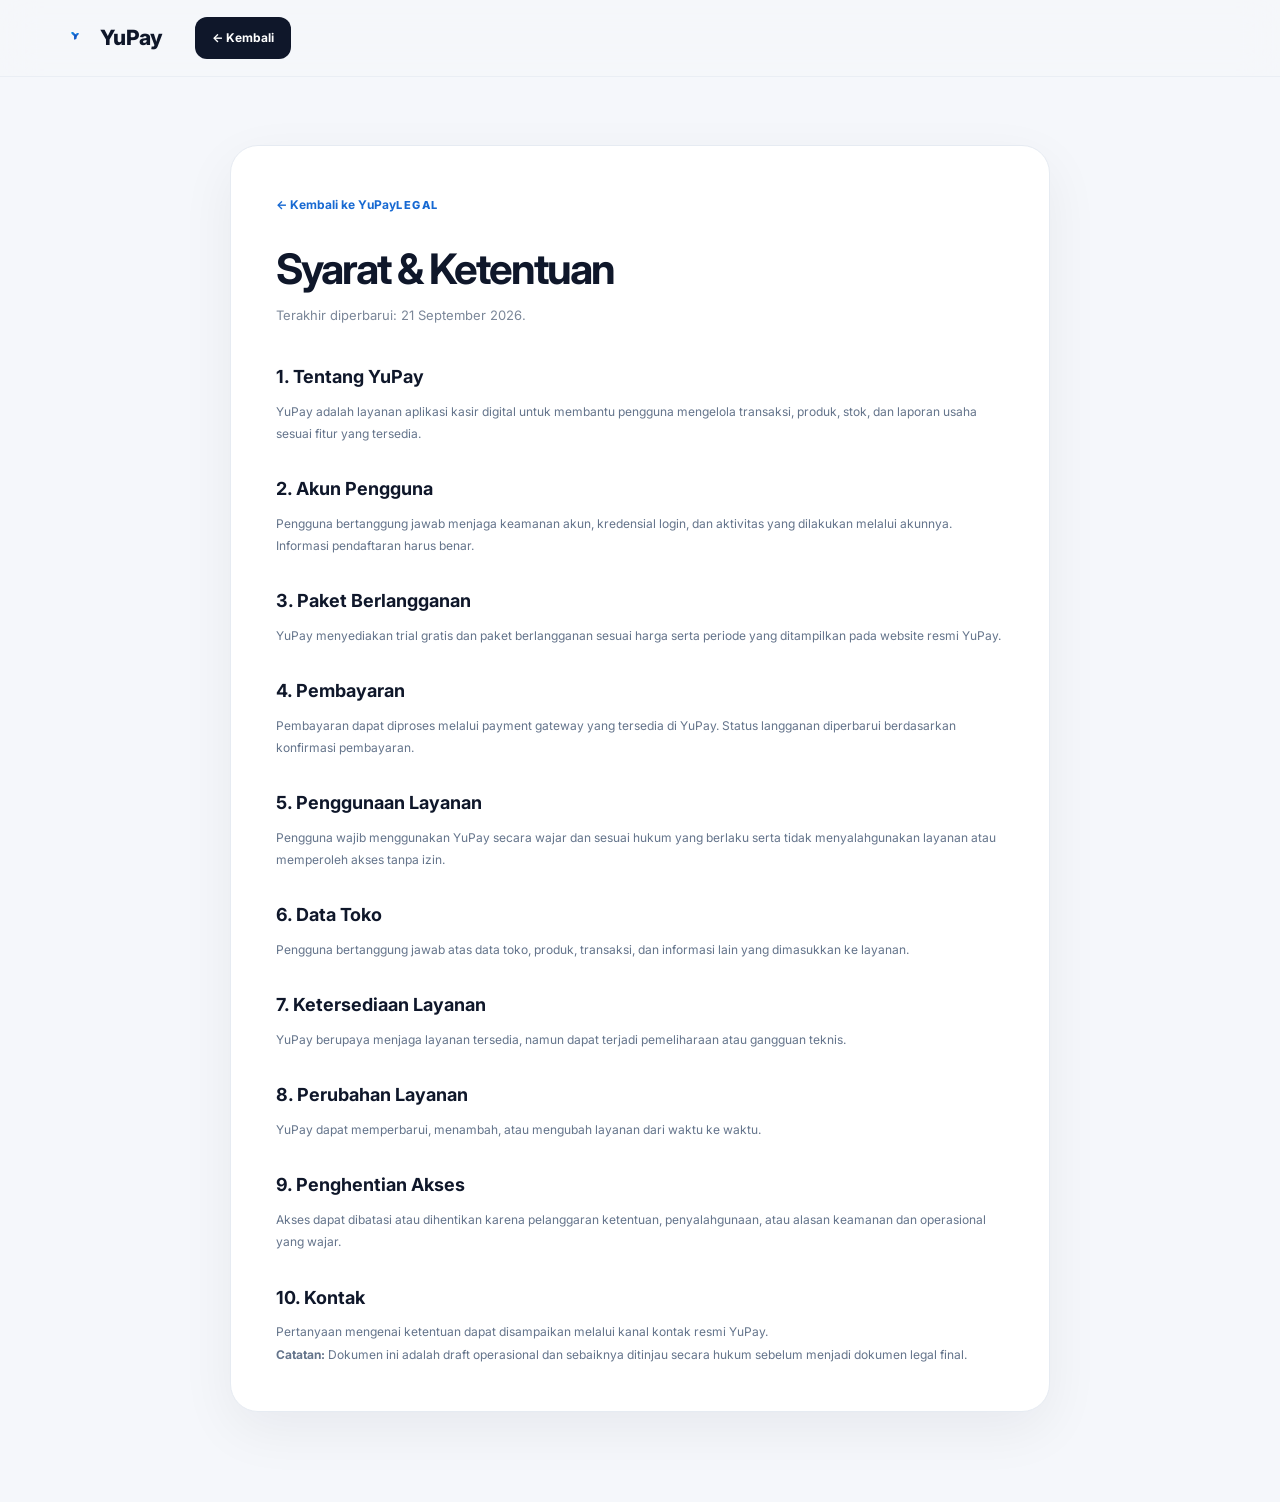
<file: syarat-ketentuan.html>
<!doctype html>
<html lang="id">
<head><meta charset="UTF-8"><meta name="viewport" content="width=device-width,initial-scale=1.0">
<title>Syarat & Ketentuan — YuPay</title><link rel="stylesheet" href="style.css">
<link rel="icon" type="image/svg+xml" href="assets/logo-yupay.svg">
<style>
.legal-page{padding:145px 0 90px}.legal-wrap{max-width:820px;margin:auto;background:#fff;border:1px solid #e6ebf2;border-radius:28px;padding:45px;box-shadow:0 18px 55px rgba(15,23,42,.06)}
.legal-wrap h1{font-size:42px;line-height:1.1;letter-spacing:-2px;margin:12px 0}.legal-wrap .intro{color:#7b8799;font-size:13px;line-height:1.8;margin-bottom:35px}
.legal-wrap h2{font-size:18px;margin:30px 0 9px}.legal-wrap p,.legal-wrap li{font-size:12px;color:#64748b;line-height:1.85}.legal-wrap ul{padding-left:20px}.back{display:inline-flex;margin-bottom:20px;color:#1769d2;font-size:12px;font-weight:700}
@media(max-width:680px){.legal-page{padding:110px 0 50px}.legal-wrap{padding:26px 21px;border-radius:22px}.legal-wrap h1{font-size:34px}}
</style>
</head>
<body>
<header class="header"><nav class="nav container"><a class="brand" href="index.html"><img class="logo-img" src="assets/logo-yupay.svg" alt="YuPay logo">YuPay</a><a class="nav-btn" href="index.html">← Kembali</a></nav></header>
<main class="legal-page"><div class="container"><article class="legal-wrap">
<a class="back" href="index.html">← Kembali ke YuPay</a><label>LEGAL</label><h1>Syarat & Ketentuan</h1>
<p class="intro">Terakhir diperbarui: 21 September 2026.</p>
<h2>1. Tentang YuPay</h2><p>YuPay adalah layanan aplikasi kasir digital untuk membantu pengguna mengelola transaksi, produk, stok, dan laporan usaha sesuai fitur yang tersedia.</p>
<h2>2. Akun Pengguna</h2><p>Pengguna bertanggung jawab menjaga keamanan akun, kredensial login, dan aktivitas yang dilakukan melalui akunnya. Informasi pendaftaran harus benar.</p>
<h2>3. Paket Berlangganan</h2><p>YuPay menyediakan trial gratis dan paket berlangganan sesuai harga serta periode yang ditampilkan pada website resmi YuPay.</p>
<h2>4. Pembayaran</h2><p>Pembayaran dapat diproses melalui payment gateway yang tersedia di YuPay. Status langganan diperbarui berdasarkan konfirmasi pembayaran.</p>
<h2>5. Penggunaan Layanan</h2><p>Pengguna wajib menggunakan YuPay secara wajar dan sesuai hukum yang berlaku serta tidak menyalahgunakan layanan atau memperoleh akses tanpa izin.</p>
<h2>6. Data Toko</h2><p>Pengguna bertanggung jawab atas data toko, produk, transaksi, dan informasi lain yang dimasukkan ke layanan.</p>
<h2>7. Ketersediaan Layanan</h2><p>YuPay berupaya menjaga layanan tersedia, namun dapat terjadi pemeliharaan atau gangguan teknis.</p>
<h2>8. Perubahan Layanan</h2><p>YuPay dapat memperbarui, menambah, atau mengubah layanan dari waktu ke waktu.</p>
<h2>9. Penghentian Akses</h2><p>Akses dapat dibatasi atau dihentikan karena pelanggaran ketentuan, penyalahgunaan, atau alasan keamanan dan operasional yang wajar.</p>
<h2>10. Kontak</h2><p>Pertanyaan mengenai ketentuan dapat disampaikan melalui kanal kontak resmi YuPay.</p>
<p><strong>Catatan:</strong> Dokumen ini adalah draft operasional dan sebaiknya ditinjau secara hukum sebelum menjadi dokumen legal final.</p>

</article></div></main>
</body></html>
</file>
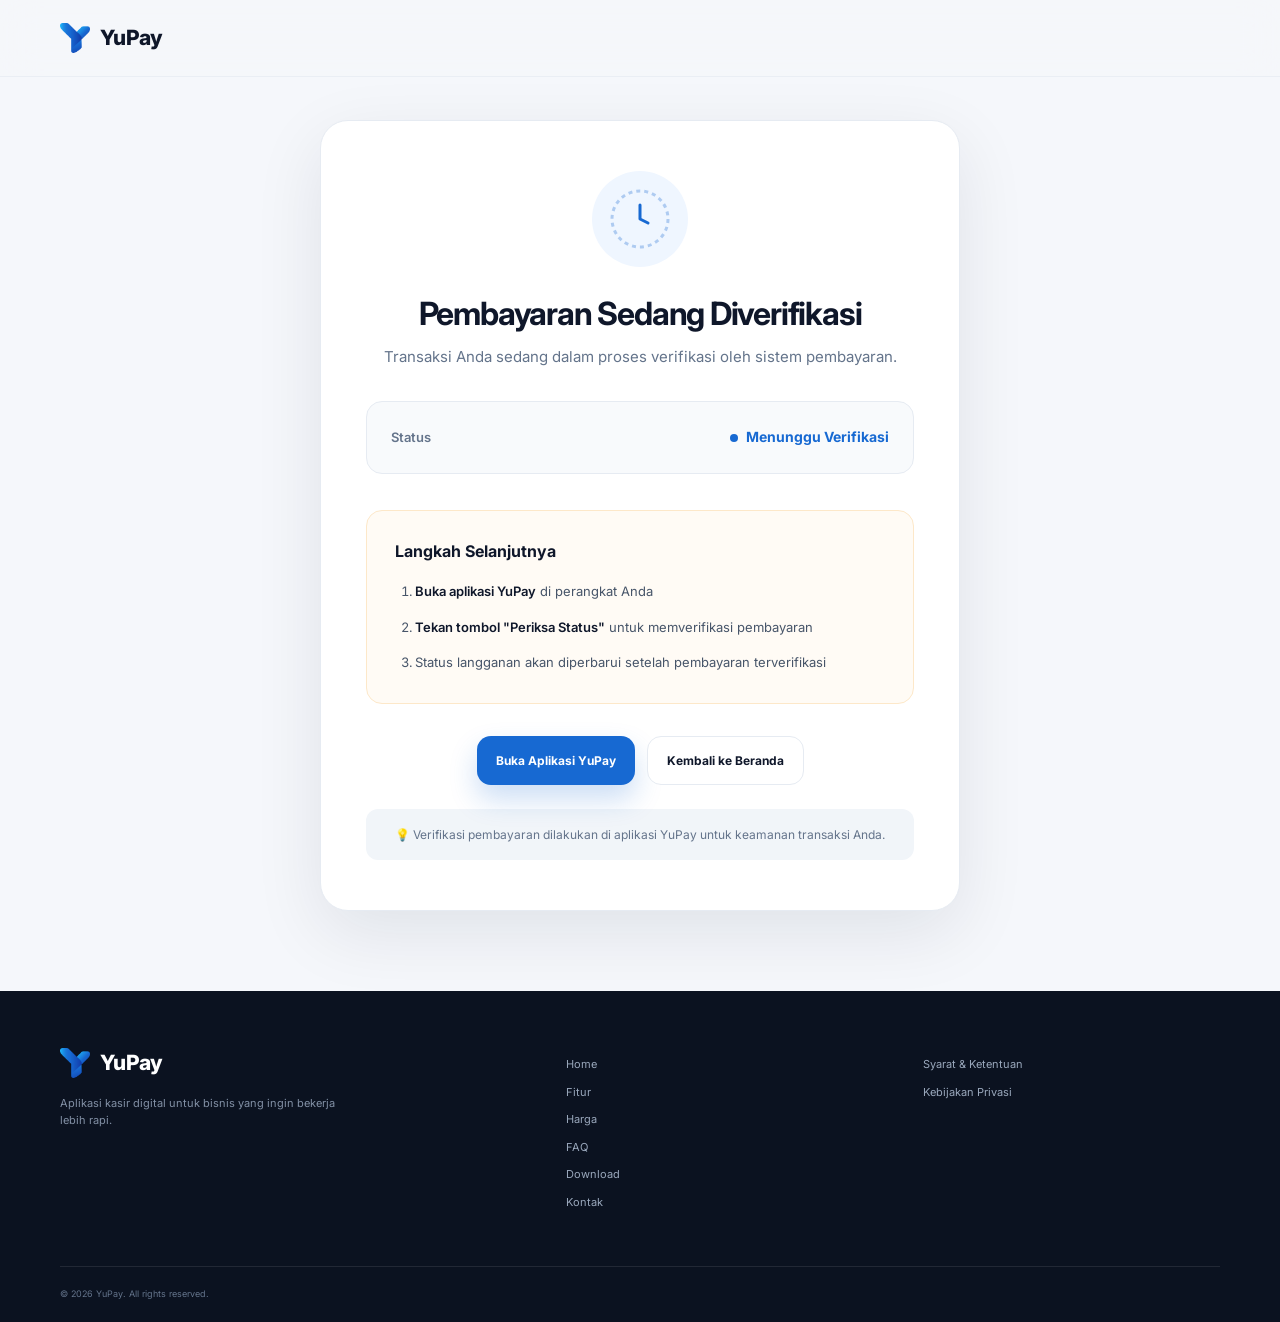
<file: payment/finish.html>
<!doctype html>
<html lang="id">

<head>
  <meta charset="UTF-8">
  <meta name="viewport" content="width=device-width, initial-scale=1.0">
  <meta name="description" content="YuPay — Status Pembayaran">
  <title>Pembayaran Sedang Diverifikasi — YuPay</title>
  <link rel="stylesheet" href="/style.css">
  <link rel="stylesheet" href="/payment/finish.css">
  <link rel="icon" type="image/svg+xml" href="/assets/logo-yupay.png">
</head>

<body>
  <header class="header">
    <nav class="nav container">
      <a class="brand" href="/index.html"><img class="logo-img" src="/assets/logo-yupay.png" alt="YuPay logo">YuPay</a>
    </nav>
  </header>

  <main class="payment-finish">
    <div class="container">
      <div class="finish-card">
        <div class="status-icon pending">
          <svg width="64" height="64" viewBox="0 0 64 64" fill="none" xmlns="http://www.w3.org/2000/svg">
            <circle cx="32" cy="32" r="28" stroke="currentColor" stroke-width="3" stroke-dasharray="4 4" opacity="0.3"/>
            <path d="M32 18V32L40 36" stroke="currentColor" stroke-width="3" stroke-linecap="round" stroke-linejoin="round"/>
          </svg>
        </div>
        
        <h1>Pembayaran Sedang Diverifikasi</h1>
        <p class="subtitle">Transaksi Anda sedang dalam proses verifikasi oleh sistem pembayaran.</p>
        
        <div class="info-box">
          <div class="info-item">
            <span class="info-label">Status</span>
            <span class="info-value pending-text">Menunggu Verifikasi</span>
          </div>
        </div>

        <div class="instructions">
          <h2>Langkah Selanjutnya</h2>
          <ol>
            <li>
              <strong>Buka aplikasi YuPay</strong> di perangkat Anda
            </li>
            <li>
              <strong>Tekan tombol "Periksa Status"</strong> untuk memverifikasi pembayaran
            </li>
            <li>
              Status langganan akan diperbarui setelah pembayaran terverifikasi
            </li>
          </ol>
        </div>

        <div class="actions">
          <a href="yupay://langganan" class="btn primary" id="openApp">Buka Aplikasi YuPay</a>
          <a href="/index.html" class="btn secondary">Kembali ke Beranda</a>
        </div>

        <div class="note-box">
          <p>💡 Verifikasi pembayaran dilakukan di aplikasi YuPay untuk keamanan transaksi Anda.</p>
        </div>
      </div>
    </div>
  </main>

  <footer>
    <div class="container footer-grid">
      <div><a class="brand" href="/index.html"><img class="logo-img" src="/assets/logo-yupay.png" alt="YuPay logo">YuPay</a>
        <p>Aplikasi kasir digital untuk bisnis yang ingin bekerja lebih rapi.</p>
      </div>
      <div><a href="/index.html">Home</a><a href="/index.html#fitur">Fitur</a><a href="/index.html#harga">Harga</a><a href="/index.html#faq">FAQ</a><a
          href="/download.html">Download</a><a href="/kontak.html">Kontak</a></div>
      <div><a href="/syarat-ketentuan.html">Syarat & Ketentuan</a><a href="/kebijakan-privasi.html">Kebijakan Privasi</a>
      </div>
    </div>
    <div class="container copyright">© <span id="year"></span> YuPay. All rights reserved.</div>
  </footer>

  <script>
    document.getElementById('year').textContent = new Date().getFullYear();

    document.getElementById('openApp').addEventListener('click', function(e) {
      setTimeout(function() {
        if (document.hidden || document.webkitHidden) {
          return;
        }
        if (confirm('Aplikasi YuPay tidak terdeteksi. Apakah Anda ingin mengunduh aplikasi?')) {
          window.location.href = '../download.html';
        }
      }, 2000);
    });
  </script>
</body>

</html>
</file>
<file: style.css>
@import url('https://fonts.googleapis.com/css2?family=Inter:wght@400;500;600;700;800&display=swap');

:root {
    --bg: #f5f7fb;
    --white: #fff;
    --navy: #0f172a;
    --text: #475569;
    --muted: #94a3b8;
    --blue: #1769d2;
    --line: #e6ebf2;
    --shadow: 0 22px 70px rgba(15, 23, 42, .09)
}

* {
    box-sizing: border-box;
    margin: 0;
    padding: 0
}

html {
    scroll-behavior: smooth
}

body {
    font-family: Inter, Arial, sans-serif;
    background: var(--bg);
    color: var(--navy);
    line-height: 1.6;
    overflow-x: hidden
}

a {
    text-decoration: none;
    color: inherit
}

.container {
    width: min(1160px, calc(100% - 40px));
    margin: auto
}

.header {
    position: fixed;
    inset: 0 0 auto;
    z-index: 99;
    background: rgba(245, 247, 251, .8);
    backdrop-filter: blur(18px);
    border-bottom: 1px solid rgba(230, 235, 242, .7)
}

.nav {
    height: 76px;
    display: flex;
    align-items: center;
    gap: 32px
}

.brand {
    display: flex;
    align-items: center;
    gap: 10px;
    font-size: 21px;
    font-weight: 800;
    letter-spacing: -.7px
}

.logo-img {
    width: 30px;
    height: 30px;
    object-fit: contain;
    display: block
}

.mock-logo-img {
    width: 23px;
    height: 23px;
    object-fit: contain;
    display: block;
    flex: none
}

.nav-links {
    display: flex;
    gap: 28px;
    margin-left: auto
}

.nav-links a {
    font-size: 13px;
    font-weight: 600;
    color: #64748b
}

.nav-links a:hover {
    color: var(--navy)
}

.nav-btn {
    background: var(--navy);
    color: #fff;
    padding: 11px 17px;
    border-radius: 12px;
    font-size: 12px;
    font-weight: 700
}

.menu {
    display: none;
    border: 0;
    background: none;
    font-size: 23px
}

.hero {
    min-height: 820px;
    padding: 155px 0 90px;
    position: relative;
    display: flex;
    align-items: center;
    overflow: hidden
}

.hero-grid {
    display: grid;
    grid-template-columns: 1fr 1.03fr;
    gap: 60px;
    align-items: center;
    position: relative;
    z-index: 2
}

.hero-copy {
    max-width: 560px
}

.eyebrow,
label {
    font-size: 11px;
    font-weight: 800;
    letter-spacing: 1.5px;
    text-transform: uppercase;
    color: var(--blue)
}

.eyebrow {
    display: inline-block;
    padding: 8px 12px;
    border: 1px solid #dbeafe;
    background: #eff6ff;
    border-radius: 99px;
    letter-spacing: .3px;
    text-transform: none
}

.hero h1 {
    font-size: clamp(50px, 6vw, 78px);
    line-height: 1.02;
    letter-spacing: -4px;
    margin: 22px 0
}

.hero h1 span,
h2 span {
    color: var(--blue)
}

.hero-copy>p {
    color: #64748b;
    max-width: 510px;
    font-size: 16px;
    line-height: 1.8
}

.actions {
    display: flex;
    gap: 12px;
    flex-wrap: wrap;
    margin-top: 29px
}

.btn {
    display: inline-flex;
    align-items: center;
    justify-content: center;
    padding: 14px 19px;
    border-radius: 14px;
    font-size: 12px;
    font-weight: 700;
    transition: .25s
}

.primary {
    background: var(--blue);
    color: #fff;
    box-shadow: 0 14px 28px #1769d238
}

.primary:hover {
    transform: translateY(-2px)
}

.secondary {
    background: #fff;
    border: 1px solid var(--line)
}

.secondary:hover {
    transform: translateY(-2px)
}

.note {
    margin-top: 18px;
    color: #94a3b8;
    font-size: 10px;
    font-weight: 600
}

.glow {
    position: absolute;
    border-radius: 50%;
    filter: blur(4px)
}

.g1 {
    width: 470px;
    height: 470px;
    background: #3b82f615;
    top: -150px;
    left: -120px
}

.g2 {
    width: 600px;
    height: 600px;
    background: #6366f10f;
    right: -220px;
    bottom: -220px
}

.preview {
    position: relative
}

.window {
    background: #fff;
    border: 1px solid #e2e8f0;
    border-radius: 24px;
    overflow: hidden;
    box-shadow: var(--shadow);
    transform: perspective(1100px) rotateY(-3deg) rotateX(2deg)
}

.window-top {
    height: 46px;
    display: flex;
    align-items: center;
    padding: 0 15px;
    border-bottom: 1px solid #eef2f7;
    color: #94a3b8;
    font-size: 9px
}

.window-top b {
    margin: auto;
    font-weight: 600
}

.window-top em {
    font-style: normal;
    color: #16a34a;
    font-size: 8px
}

.mock {
    display: grid;
    grid-template-columns: 135px 1fr;
    min-height: 385px
}

.mock aside {
    background: #fbfcfe;
    border-right: 1px solid #edf1f5;
    padding: 16px 10px
}

.mock aside strong {
    font-size: 12px;
    display: flex;
    gap: 6px;
    align-items: center;
    margin-bottom: 22px
}

.mock aside i {
    font-style: normal;
    width: 23px;
    height: 23px;
    border-radius: 7px;
    background: var(--blue);
    color: #fff;
    display: grid;
    place-items: center;
    font-size: 9px
}

.mock aside a {
    display: block;
    color: #94a3b8;
    font-size: 8px;
    padding: 9px 8px;
    border-radius: 9px;
    margin: 3px 0
}

.mock aside a.active {
    background: #eaf3ff;
    color: var(--blue);
    font-weight: 700
}

.mock-main {
    padding: 20px
}

.mock-head {
    display: flex;
    justify-content: space-between;
    align-items: center
}

.mock-head small,
.stats small {
    display: block;
    color: #94a3b8;
    font-size: 7px
}

.mock-head b {
    font-size: 13px
}

.mock-head span {
    width: 28px;
    height: 28px;
    border-radius: 50%;
    background: #eaf3ff;
    color: var(--blue);
    display: grid;
    place-items: center;
    font-size: 9px;
    font-weight: 800
}

.stats {
    display: grid;
    grid-template-columns: 1fr 1fr;
    gap: 10px;
    margin-top: 18px
}

.stats>div,
.chart {
    border: 1px solid #edf1f5;
    border-radius: 13px;
    padding: 13px
}

.stats b {
    display: block;
    font-size: 15px;
    margin: 4px 0
}

.stats i {
    font-style: normal;
    color: #16a34a;
    font-size: 7px
}

.stats>div+div i {
    color: #94a3b8
}

.chart {
    margin-top: 12px;
    height: 175px
}

.chart>div {
    display: flex;
    justify-content: space-between;
    font-size: 9px
}

.chart small {
    font-size: 7px;
    color: #94a3b8
}

.chart section {
    height: 125px;
    display: flex;
    align-items: flex-end;
    gap: 10px;
    padding: 12px 7px 0
}

.chart i {
    display: block;
    flex: 1;
    background: linear-gradient(#72b0ff, #1769d2);
    border-radius: 5px 5px 2px 2px
}

.float-card {
    position: absolute;
    background: #fffffff2;
    backdrop-filter: blur(12px);
    border: 1px solid #e2e8f0;
    box-shadow: 0 15px 40px #0f172a1a;
    border-radius: 15px;
    padding: 10px 13px;
    display: flex;
    align-items: center;
    gap: 9px;
    font-size: 14px;
    color: var(--blue)
}

.float-card span b,
.float-card span small {
    display: block
}

.float-card b {
    font-size: 9px;
    color: var(--navy)
}

.float-card small {
    font-size: 7px;
    color: #94a3b8
}

.f1 {
    left: -28px;
    bottom: 55px
}

.f2 {
    right: -25px;
    top: 55px
}

.strip {
    background: #fff;
    border-top: 1px solid var(--line);
    border-bottom: 1px solid var(--line)
}

.strip-inner {
    min-height: 76px;
    display: flex;
    align-items: center;
    justify-content: space-between;
    color: #94a3b8;
    font-size: 10px
}

.strip-inner div {
    display: flex;
    gap: 28px;
    color: #64748b;
    font-size: 12px
}

.section {
    padding: 115px 0
}

.heading {
    max-width: 620px;
    margin-bottom: 52px
}

.heading.center {
    text-align: center;
    margin: auto auto 52px
}

.heading h2 {
    font-size: 46px;
    line-height: 1.1;
    letter-spacing: -2px;
    margin: 14px 0
}

.heading p {
    color: #7b8799;
    font-size: 14px;
    line-height: 1.8
}

.features {
    display: grid;
    grid-template-columns: repeat(3, 1fr);
    gap: 15px
}

.card {
    background: #fff;
    border: 1px solid var(--line);
    border-radius: 22px;
    padding: 27px;
    transition: .3s
}

.card:hover {
    transform: translateY(-5px);
    box-shadow: 0 18px 45px #0f172a12
}

.icon {
    width: 44px;
    height: 44px;
    border-radius: 14px;
    display: grid;
    place-items: center;
    font-weight: 800;
    margin-bottom: 20px
}

.blue {
    background: #eaf3ff;
    color: #1769d2
}

.violet {
    background: #f0edff;
    color: #7257d8
}

.green {
    background: #eafaf0;
    color: #16a34a
}

.orange {
    background: #fff3e6;
    color: #ea7b18
}

.cyan {
    background: #e8fbff;
    color: #0891b2
}

.pink {
    background: #fff0f5;
    color: #db2777
}

.card h3 {
    font-size: 15px;
    margin-bottom: 7px
}

.card p {
    font-size: 12px;
    color: #7b8799;
    line-height: 1.7
}

.pricing {
    background: #fff
}

.prices {
    display: grid;
    grid-template-columns: repeat(3, 1fr);
    gap: 15px
}

.price {
    position: relative;
    border: 1px solid var(--line);
    border-radius: 24px;
    padding: 28px
}

.price.featured {
    border-color: #bcd8fb;
    box-shadow: 0 18px 55px #1769d21f;
    transform: translateY(-7px)
}

.popular {
    position: absolute;
    right: 16px;
    top: 16px;
    background: #eaf3ff;
    color: var(--blue);
    padding: 5px 8px;
    border-radius: 99px;
    font-size: 8px
}

.price h3 {
    font-size: 27px;
    letter-spacing: -1px;
    margin: 12px 0 8px
}

.price h3 small {
    font-size: 10px;
    color: #94a3b8;
    font-weight: 500
}

.price>p {
    font-size: 11px;
    color: #7b8799;
    min-height: 54px
}

.price ul {
    list-style: none;
    margin: 22px 0
}

.price li {
    font-size: 11px;
    color: #64748b;
    margin: 11px 0
}

.price>a {
    display: flex;
    justify-content: center;
    padding: 11px;
    border-radius: 12px;
    background: #f1f5f9;
    font-size: 11px;
    font-weight: 700
}

.featured>a {
    background: var(--blue);
    color: #fff
}

.trial {
    margin-top: 22px;
    padding: 28px 30px;
    border-radius: 24px;
    background: var(--navy);
    color: #fff;
    display: flex;
    justify-content: space-between;
    align-items: center;
    gap: 20px
}

.trial h3 {
    font-size: 21px;
    margin: 7px 0 3px
}

.trial p {
    font-size: 11px;
    color: #94a3b8
}

.faq {
    display: grid;
    grid-template-columns: .8fr 1.2fr;
    gap: 90px
}

.questions {
    display: grid;
    gap: 10px
}

.questions details {
    border: 1px solid var(--line);
    border-radius: 17px;
    padding: 0 18px;
    background: #fff
}

.questions summary {
    list-style: none;
    cursor: pointer;
    padding: 18px 0;
    font-size: 12px;
    font-weight: 700
}

.questions summary::-webkit-details-marker {
    display: none
}

.questions summary:after {
    content: '+';
    float: right;
    color: #94a3b8;
    font-size: 17px
}

.questions details[open] summary:after {
    content: '−'
}

.questions p {
    font-size: 11px;
    color: #7b8799;
    padding: 0 0 18px
}

.cta {
    padding: 0 0 110px;
    background: #fff
}

.cta-box {
    background: linear-gradient(135deg, #0f172a, #162d52);
    border-radius: 30px;
    padding: 68px 60px;
    color: #fff;
    overflow: hidden
}

.cta-box h2 {
    font-size: 48px;
    line-height: 1.08;
    letter-spacing: -2.4px;
    margin: 13px 0
}

.cta-box p {
    color: #a9b5c7;
    font-size: 13px
}

.light {
    background: #fff;
    color: var(--navy)
}

footer {
    background: #0b1220;
    color: #fff;
    padding: 55px 0 20px
}

.footer-grid {
    display: grid;
    grid-template-columns: 1.5fr 1fr 1fr;
    gap: 60px;
    padding-bottom: 45px
}

.footer-grid>div>a:not(.brand) {
    display: block;
    color: #9aa8bc;
    font-size: 11px;
    margin: 10px 0
}

.footer-grid p {
    max-width: 300px;
    color: #8290a5;
    font-size: 11px;
    margin-top: 15px
}

.copyright {
    border-top: 1px solid #ffffff18;
    padding-top: 20px;
    color: #64748b;
    font-size: 9px
}

.reveal {
    opacity: 0;
    transform: translateY(18px);
    transition: .65s ease
}

.reveal.visible {
    opacity: 1;
    transform: none
}

@media(max-width:900px) {
    .hero {
        padding-top: 130px
    }

    .hero-grid {
        grid-template-columns: 1fr
    }

    .preview {
        max-width: 650px;
        margin: auto;
        width: 100%
    }

    .features,
    .prices {
        grid-template-columns: 1fr 1fr
    }

    .faq {
        grid-template-columns: 1fr;
        gap: 40px
    }
}

@media(max-width:680px) {
    .container {
        width: calc(100% - 28px)
    }

    .nav {
        height: 68px
    }

    .nav-links {
        position: absolute;
        top: 68px;
        left: 14px;
        right: 14px;
        display: none;
        flex-direction: column;
        gap: 0;
        background: #fffffff7;
        border: 1px solid var(--line);
        border-radius: 18px;
        padding: 8px;
        box-shadow: 0 18px 45px #0f172a1f
    }

    .nav-links.open {
        display: flex
    }

    .nav-links a {
        padding: 12px
    }

    .nav-btn {
        display: none
    }

    .menu {
        display: block;
        margin-left: auto
    }

    .hero {
        padding: 115px 0 65px
    }

    .hero h1 {
        font-size: 47px;
        letter-spacing: -3px
    }

    .hero-copy>p {
        font-size: 14px
    }

    .mock {
        grid-template-columns: 78px 1fr;
        min-height: 300px
    }

    .mock aside {
        padding: 12px 6px
    }

    .mock aside a {
        font-size: 0;
        text-align: center
    }

    .mock aside a:first-letter {
        font-size: 12px
    }

    .mock-main {
        padding: 12px
    }

    .chart {
        height: 130px
    }

    .chart section {
        height: 88px;
        gap: 6px
    }

    .float-card {
        padding: 8px 9px
    }

    .f1 {
        left: -3px;
        bottom: 18px
    }

    .f2 {
        right: -3px;
        top: 18px
    }

    .strip-inner {
        display: block;
        text-align: center;
        padding: 22px 0
    }

    .strip-inner div {
        justify-content: center;
        flex-wrap: wrap;
        gap: 15px;
        margin-top: 12px
    }

    .section {
        padding: 78px 0
    }

    .heading {
        margin-bottom: 34px
    }

    .heading h2 {
        font-size: 35px
    }

    .features,
    .prices {
        grid-template-columns: 1fr
    }

    .price.featured {
        transform: none
    }

    .trial {
        display: block;
        padding: 25px
    }

    .trial .btn {
        margin-top: 18px
    }

    .cta {
        padding-bottom: 70px
    }

    .cta-box {
        padding: 45px 25px;
        border-radius: 24px
    }

    .cta-box h2 {
        font-size: 37px
    }

    .footer-grid {
        grid-template-columns: 1fr;
        gap: 25px;
        padding-bottom: 30px
    }
}
</file>
<file: payment/finish.css>
.payment-finish {
    min-height: calc(100vh - 76px - 300px);
    padding: 120px 0 80px;
    display: flex;
    align-items: center;
}

.finish-card {
    max-width: 640px;
    margin: 0 auto;
    background: #fff;
    border: 1px solid #e6ebf2;
    border-radius: 28px;
    padding: 50px 45px;
    box-shadow: 0 22px 70px rgba(15, 23, 42, .09);
    text-align: center;
}

.status-icon {
    width: 96px;
    height: 96px;
    margin: 0 auto 28px;
    display: flex;
    align-items: center;
    justify-content: center;
    border-radius: 50%;
}

.status-icon.pending {
    background: #eff6ff;
    color: #1769d2;
}

.status-icon svg {
    animation: pulse 2s ease-in-out infinite;
}

@keyframes pulse {
    0%, 100% {
        opacity: 1;
        transform: scale(1);
    }
    50% {
        opacity: 0.8;
        transform: scale(0.95);
    }
}

.finish-card h1 {
    font-size: 32px;
    line-height: 1.2;
    letter-spacing: -1.2px;
    margin-bottom: 12px;
    color: var(--navy);
}

.subtitle {
    font-size: 15px;
    color: #64748b;
    line-height: 1.6;
    margin-bottom: 32px;
}

.info-box {
    background: #f8fafc;
    border: 1px solid #e6ebf2;
    border-radius: 16px;
    padding: 24px;
    margin-bottom: 36px;
}

.info-item {
    display: flex;
    justify-content: space-between;
    align-items: center;
}

.info-label {
    font-size: 13px;
    font-weight: 600;
    color: #64748b;
}

.info-value {
    font-size: 14px;
    font-weight: 700;
    color: var(--navy);
}

.pending-text {
    color: #1769d2;
    display: flex;
    align-items: center;
    gap: 8px;
}

.pending-text::before {
    content: '';
    width: 8px;
    height: 8px;
    background: #1769d2;
    border-radius: 50%;
    animation: blink 1.5s ease-in-out infinite;
}

@keyframes blink {
    0%, 100% {
        opacity: 1;
    }
    50% {
        opacity: 0.3;
    }
}

.instructions {
    text-align: left;
    background: #fffbf5;
    border: 1px solid #fde8c9;
    border-radius: 16px;
    padding: 28px;
    margin-bottom: 32px;
}

.instructions h2 {
    font-size: 16px;
    font-weight: 700;
    color: var(--navy);
    margin-bottom: 16px;
}

.instructions ol {
    margin: 0;
    padding-left: 20px;
}

.instructions li {
    font-size: 13px;
    color: #475569;
    line-height: 1.8;
    margin-bottom: 12px;
}

.instructions li:last-child {
    margin-bottom: 0;
}

.instructions strong {
    color: var(--navy);
    font-weight: 600;
}

.actions {
    display: flex;
    gap: 12px;
    justify-content: center;
    margin-bottom: 24px;
    flex-wrap: wrap;
}

.note-box {
    background: #f1f5f9;
    border-radius: 12px;
    padding: 16px 20px;
}

.note-box p {
    font-size: 12px;
    color: #64748b;
    margin: 0;
    line-height: 1.6;
}

@media(max-width: 680px) {
    .payment-finish {
        padding: 100px 0 60px;
    }

    .finish-card {
        padding: 35px 25px;
        border-radius: 22px;
    }

    .status-icon {
        width: 80px;
        height: 80px;
        margin-bottom: 22px;
    }

    .status-icon svg {
        width: 52px;
        height: 52px;
    }

    .finish-card h1 {
        font-size: 26px;
        letter-spacing: -0.8px;
    }

    .subtitle {
        font-size: 14px;
    }

    .info-box {
        padding: 18px;
    }

    .instructions {
        padding: 22px 18px;
    }

    .instructions h2 {
        font-size: 14px;
    }

    .instructions li {
        font-size: 12px;
    }

    .actions {
        flex-direction: column;
    }

    .actions .btn {
        width: 100%;
    }
}
</file>
